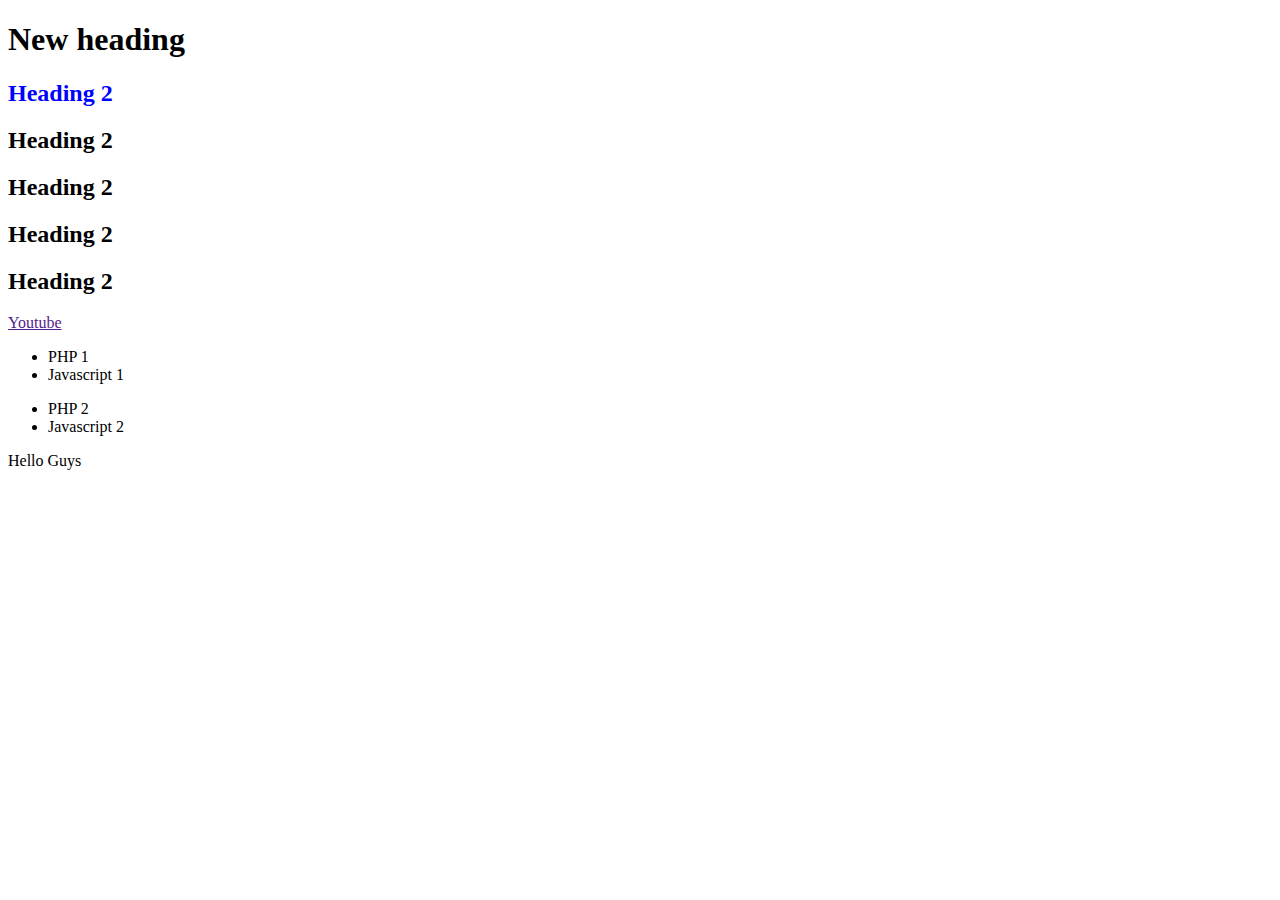
<file: DOM/index.html>
<!DOCTYPE html>
<html lang="en">
<head>
    <meta charset="UTF-8">
    <meta http-equiv="X-UA-Compatible" content="IE=edge">
    <meta name="viewport" content="width=device-width, initial-scale=1.0">
    <title>HTML DOM</title>
</head>
<body>
    <h1 class="heading">HTML DOM</h1>
    <div class="box-1">
        <h2 class="heading-2">Heading 2</h2>
        <h2 class="heading-2">Heading 2</h2>
        <h2 class="heading-2">Heading 2</h2>
        <h2 class="heading-2">Heading 2</h2>
        <h2 class="heading-2">Heading 2</h2>

        <form action="" id="form-1"></form>
        <form action="" id="testForm"></form>
        <a href="" name="youtube">Youtube</a>

        <ul>
            <li>PHP 1</li>
            <li>Javascript 1</li>
        </ul>
    </div>
    <div class="box-2">
        <ul>
            <li>PHP 2</li>
            <li>Javascript 2</li>
        </ul>
    </div>
    <p>Hello Guys</p>
    <!-- <script src="./main.js"></script> -->
    <script src="./mains.js"></script>

</body>
</html>
</file>
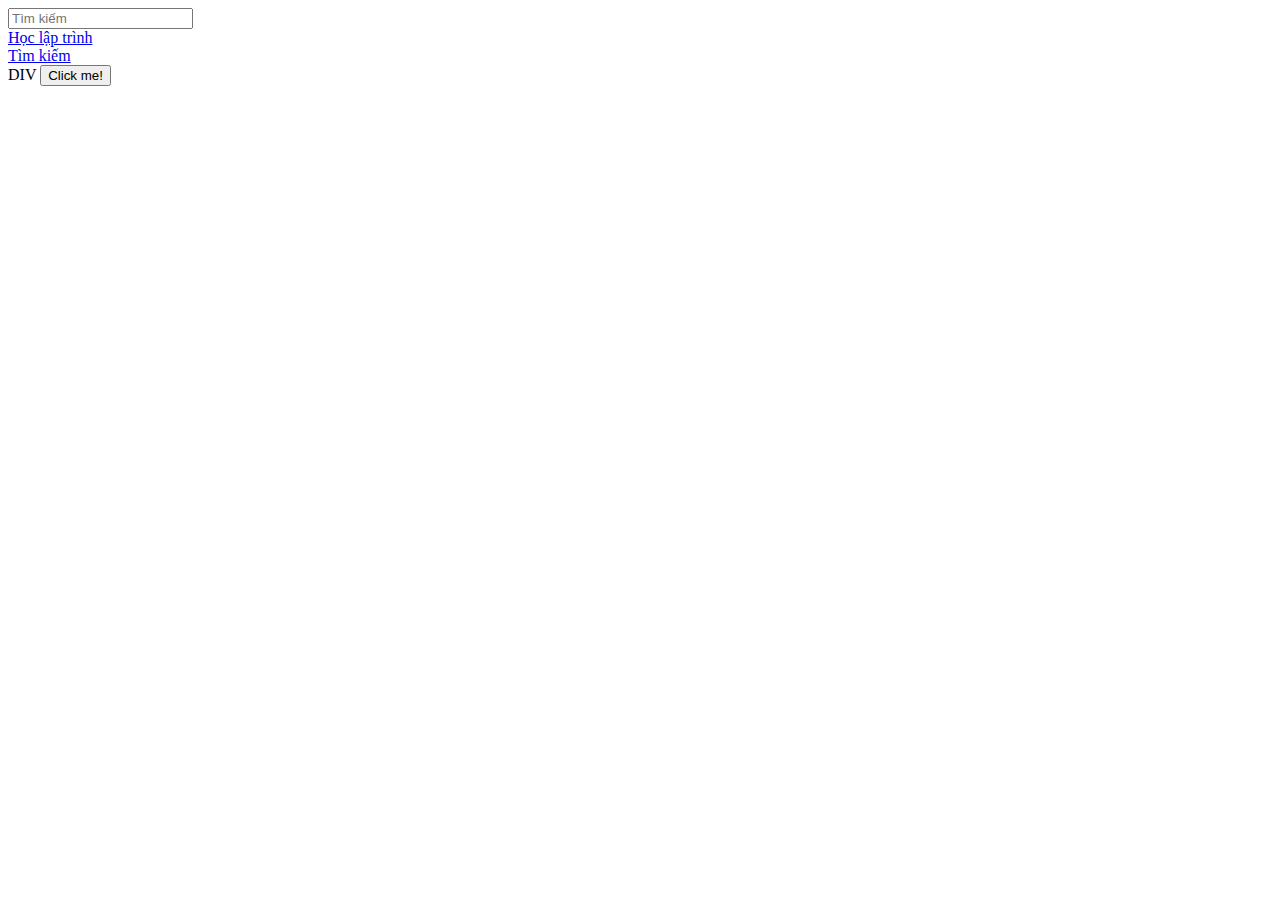
<file: DOMevents/index.html>
<!DOCTYPE html>
<html lang="en">
<head>
    <meta charset="UTF-8">
    <meta http-equiv="X-UA-Compatible" content="IE=edge">
    <meta name="viewport" content="width=device-width, initial-scale=1.0">
    <title>Document</title>
    <style>
        ul{
            display: none;
        }

        input:focus ~ ul{ 
            display: block;
        }
    </style>
</head>
<body>
    <!-- Input / Select | Key down / up -->
    <!-- <h1 onclick="console.log(this)">
        <span>DOM events</span>
    </h1>

    <h2>
        <span>DOM events 1</span>
    </h2>
    
    <h2>
        <span>DOM events 2</span>
    </h2> -->

    <!-- <input type="text">
    <input type="checkbox"> -->

    <!-- <select>
        <option value="value 1">1</option>
        <option value="value 2">2</option>
        <option value="value 3">3</option>
    </select> -->


    <!-- preventDefault -->
    <input placeholder="Tìm kiếm" />
    <ul>
        <li>Javascript</li>
        <li>PHP</li>
        <li>golang</li>
    </ul>

    <br />

    <a href="https://f8.edu.vn">
        Học lập trình
    </a>

    <br />

    <a href="https://google.com.vn">
        Tìm kiếm
    </a>


    <!-- stopPropagation -->
    <div>
        DIV

        <button>Click me!</button>
    </div>
    <script src="./main.js"></script>
</body>
</html>
</file>
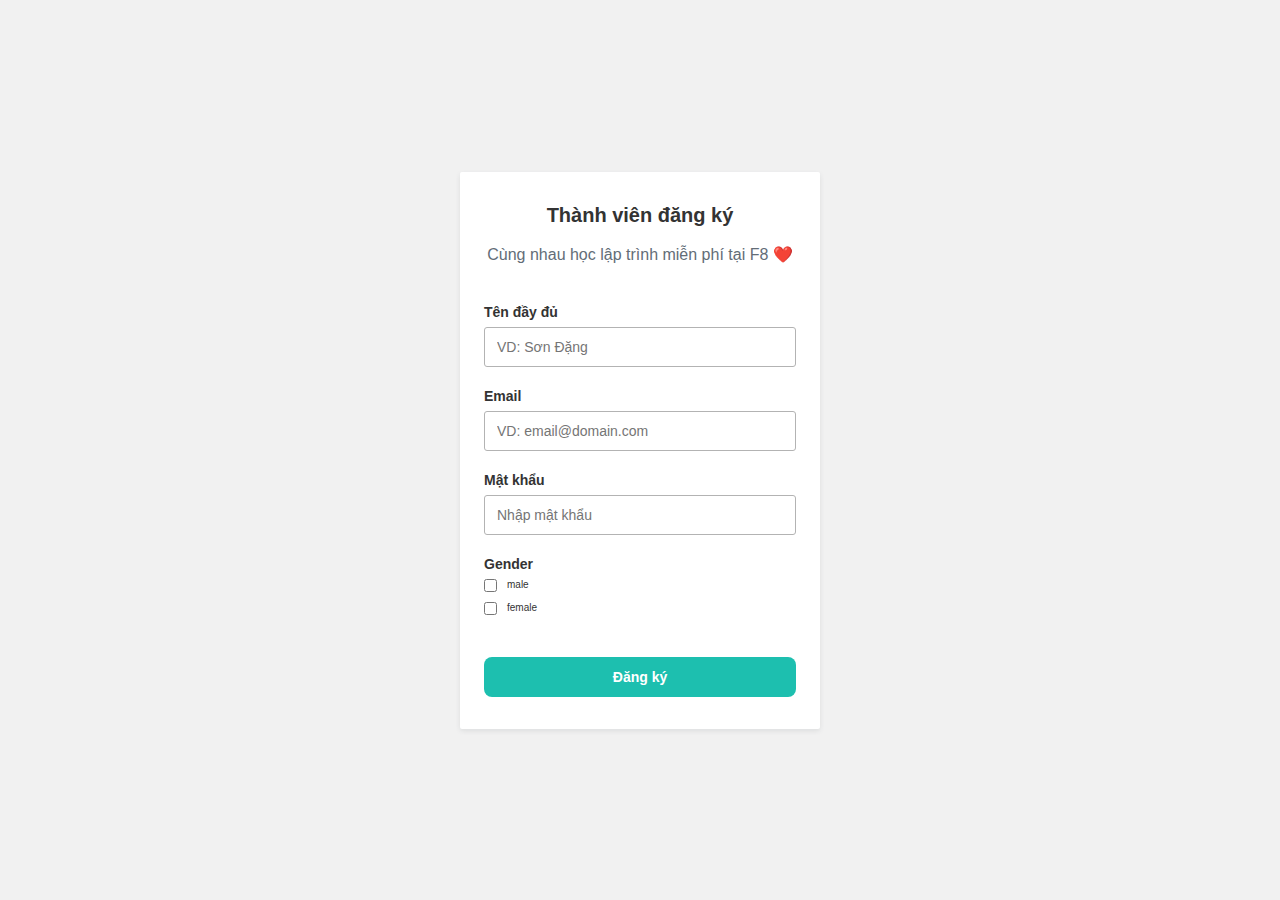
<file: FormValidation-type2/index.html>
<!DOCTYPE html>
<html lang="en">
<head>
    <meta charset="UTF-8">
    <meta name="viewport" content="width=device-width, initial-scale=1.0">
    <title>Form Validation</title>
    <link rel="stylesheet" href="./style.css">
</head>
<body>
    <div class="main">

        <form action="" method="POST" class="form" id="register-form">
          <h3 class="heading">Thành viên đăng ký</h3>
          <p class="desc">Cùng nhau học lập trình miễn phí tại F8 ❤️</p>
      
          <div class="spacer"></div>
      
          <div class="form-group">
            <label for="fullname" class="form-label">Tên đầy đủ</label>
            <input id="fullname" name="fullname" rules="required" type="text" placeholder="VD: Sơn Đặng" class="form-control">
            <span class="form-message"></span>
          </div>
      
          <div class="form-group">
            <label for="email" class="form-label">Email</label>
            <input id="email" name="email" rules="required|email" type="text" placeholder="VD: email@domain.com" class="form-control">
            <span class="form-message"></span>
          </div>
      
          <div class="form-group">
            <label for="password" class="form-label">Mật khẩu</label>
            <input id="password" name="password" rules="required|min:6" type="password" placeholder="Nhập mật khẩu" class="form-control">
            <span class="form-message"></span>
          </div>
          
          <div class="form-group">
            <label for="password_confirmation" class="form-label">Gender</label>
            <div class="form-gender">
              <input class="gender" name="gender" type="checkbox" rules="required" value="male" class="form-control"> 
              male
            </div>
            <div class="form-gender">
              <input class="gender" name="gender" type="checkbox" rules="required" value="female" class="form-control">
              female
            </div>
            <span class="form-message"></span>
          </div>
          <button class="form-submit">Đăng ký</button>
        </form>
      </div>

      <script src="./validator.js"></script>
      <script>
        var form = new Validator('#register-form');

        form.onSubmit = (formData) => {
          console.log(formData);
        }
      </script>
</body>
</html>
</file>
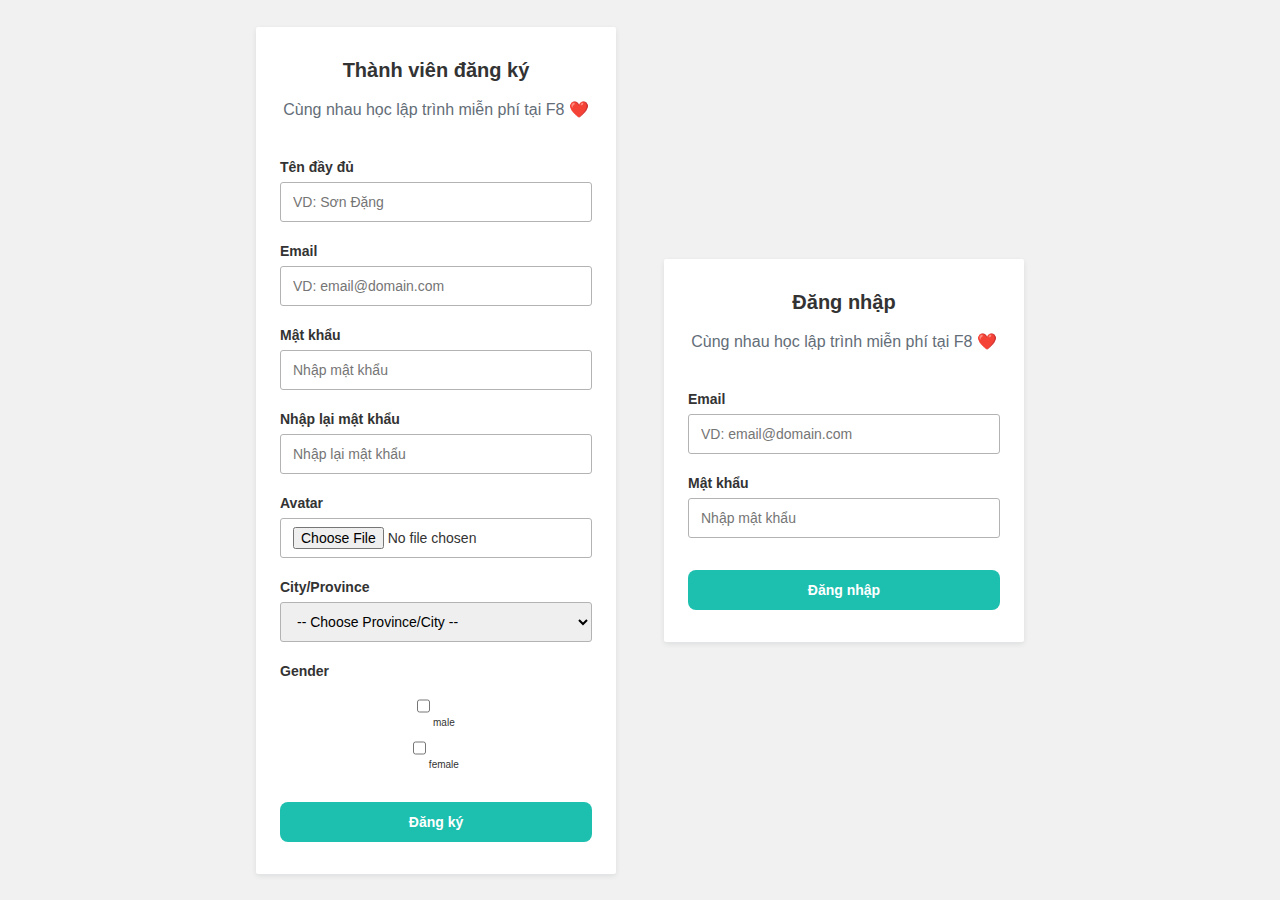
<file: FormValidation/index.html>
<!DOCTYPE html>
<html lang="en">
<head>
    <meta charset="UTF-8">
    <meta name="viewport" content="width=device-width, initial-scale=1.0">
    <title>Form Validation</title>
    <link rel="stylesheet" href="./style.css">
</head>
<body>
    <div class="main">

        <form action="" method="POST" class="form" id="form-1">
          <h3 class="heading">Thành viên đăng ký</h3>
          <p class="desc">Cùng nhau học lập trình miễn phí tại F8 ❤️</p>
      
          <div class="spacer"></div>
      
          <div class="form-group">
            <label for="fullname" class="form-label">Tên đầy đủ</label>
            <input id="fullname" name="fullname" type="text" placeholder="VD: Sơn Đặng" class="form-control">
            <span class="form-message"></span>
          </div>
      
          <div class="form-group">
            <label for="email" class="form-label">Email</label>
            <input id="email" name="email" type="text" placeholder="VD: email@domain.com" class="form-control">
            <span class="form-message"></span>
          </div>
      
          <div class="form-group">
            <label for="password" class="form-label">Mật khẩu</label>
            <input id="password" name="password" type="password" placeholder="Nhập mật khẩu" class="form-control">
            <span class="form-message"></span>
          </div>
      
          <div class="form-group">
            <label for="password_confirmation" class="form-label">Nhập lại mật khẩu</label>
            <input id="password_confirmation" name="password_confirmation" placeholder="Nhập lại mật khẩu" type="password" class="form-control">
            <span class="form-message"></span>
          </div>

          <div class="form-group">
            <label for="avatar" class="form-label">Avatar</label>
            <input id="avatar" name="avatar" type="file" class="form-control">
            <span class="form-message"></span>
          </div>

          <div class="form-group">
            <label for="province" class="form-label">City/Province</label>
            <select id="province" name="province" class="form-control">
              <option value="">-- Choose Province/City --</option>
              <option value="hcm">Ho Chi Minh</option>
              <option value="hp">Hai Phong</option>
            </select>
            <span class="form-message"></span>
          </div>

          <div class="form-group">
            <label for="password_confirmation" class="form-label">Gender</label>
            <div>
              <input name="gender" type="checkbox" value="male" class="form-control"> 
              male
            </div>
            <div>
              <input name="gender" type="checkbox" value="female" class="form-control">
              female
            </div>
            <span class="form-message"></span>
          </div>

          
          <button class="form-submit">Đăng ký</button>
        </form>
        
        <form action="" method="POST" class="form" id="form-2">
          <h3 class="heading">Đăng nhập</h3>
          <p class="desc">Cùng nhau học lập trình miễn phí tại F8 ❤️</p>
      
          <div class="spacer"></div>
      
          <div class="form-group">
            <label for="email" class="form-label">Email</label>
            <input id="email" name="email" type="text" placeholder="VD: email@domain.com" class="form-control">
            <span class="form-message"></span>
          </div>
      
          <div class="form-group">
            <label for="password" class="form-label">Mật khẩu</label>
            <input id="password" name="password" type="password" placeholder="Nhập mật khẩu" class="form-control">
            <span class="form-message"></span>
          </div>
      
          <button class="form-submit">Đăng nhập</button>
        </form>
      </div>

      <script src="./validator.js"></script>
</body>
</html>
</file>
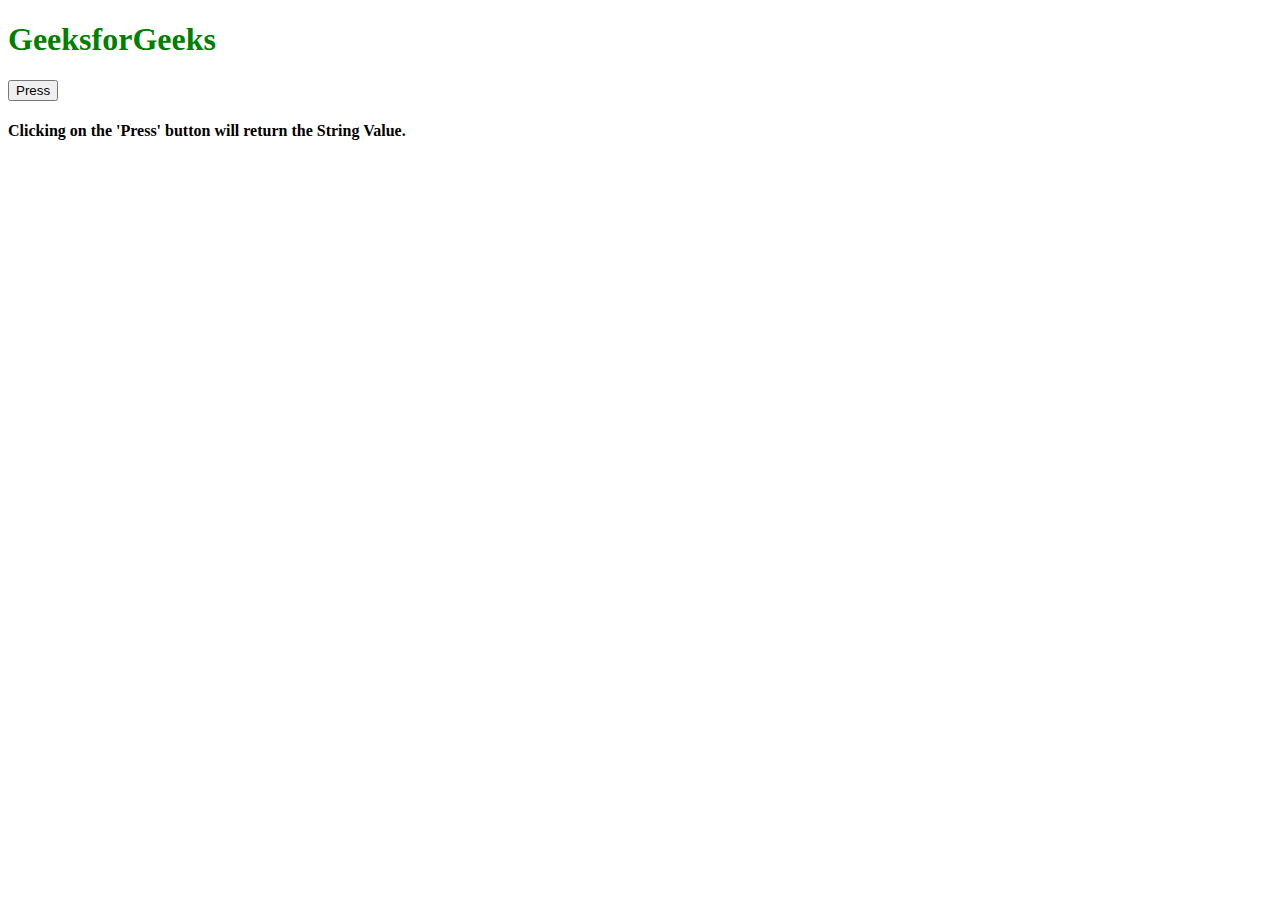
<file: String/index.html>
<!DOCTYPE html>
<html lang="en">
<head>
    <meta charset="UTF-8">
    <meta http-equiv="X-UA-Compatible" content="IE=edge">
    <meta name="viewport" content="width=device-width, initial-scale=1.0">
    <title>Document</title>
</head>
<body>
    <h1 style="color:green;">
        GeeksforGeeks
     </h1>
     <button onclick="geek()">
         Press
     </button>
     <h4>
        Clicking on the 'Press' button will return the
        String Value.
     </h4>
     <p id="gfg"></p>
     <script>
        function geek() {
         
            var y = Date();
            var string = String(y);
         
            document.getElementById("gfg").innerHTML = string;
        }
     </script>
</body>
</html>
</file>
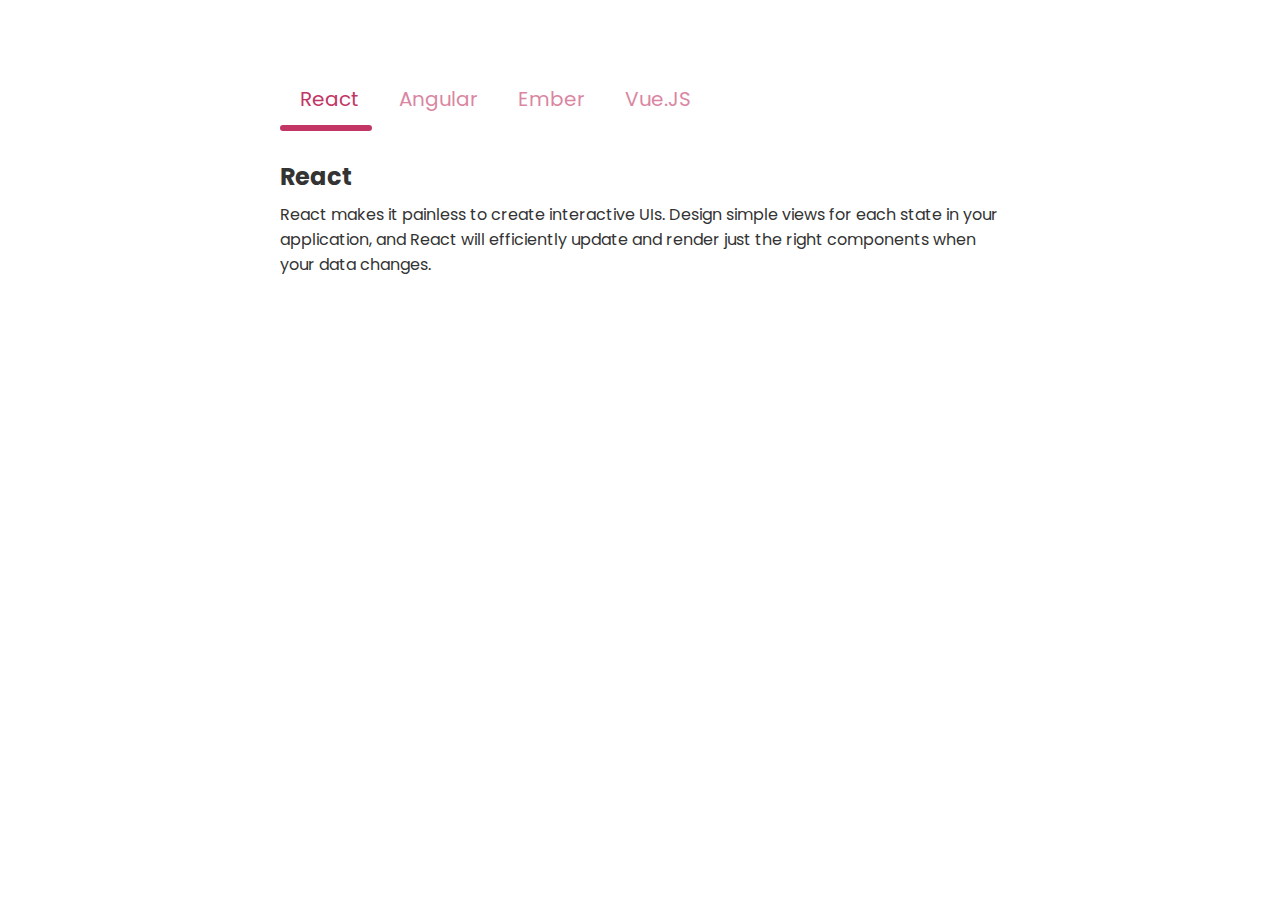
<file: TabsUI/index.html>
<!DOCTYPE html>
<html lang="en">
<head>
    <meta charset="UTF-8">
    <meta http-equiv="X-UA-Compatible" content="IE=edge">
    <meta name="viewport" content="width=device-width, initial-scale=1.0">
    <title>Document</title>
    <link rel="stylesheet" href="./tabUI.css">
    <link rel="preconnect" href="https://fonts.gstatic.com">
    <link rel="stylesheet" href="https://cdnjs.cloudflare.com/ajax/libs/font-awesome/5.15.2/css/all.min.css" integrity="sha512-HK5fgLBL+xu6dm/Ii3z4xhlSUyZgTT9tuc/hSrtw6uzJOvgRr2a9jyxxT1ely+B+xFAmJKVSTbpM/CuL7qxO8w==" crossorigin="anonymous" />
    <link href="https://fonts.googleapis.com/css2?family=Poppins:wght@300;400;500;600&display=swap" rel="stylesheet">

</head>
<body>

<div>
  <!-- Tab items -->
  <div class="tabs">
    <div class="tab-item active">
      <i class="tab-icon fas fa-code"></i>
      React
    </div>
    <div class="tab-item">
      <i class="tab-icon fas fa-cog"></i>
      Angular
    </div>
    <div class="tab-item">
      <i class="tab-icon fas fa-plus-circle"></i>
      Ember
    </div>
    <div class="tab-item">
      <i class="tab-icon fas fa-pen-nib"></i>
      Vue.JS
    </div>
    <div class="line"></div>
  </div>

  <!-- Tab content -->
  <div class="tab-content">
    <div class="tab-pane active">
      <h2>React</h2>
      <p>React makes it painless to create interactive UIs. Design simple views for each state in your application, and React will efficiently update and render just the right components when your data changes.</p>
    </div>
    <div class="tab-pane">
      <h2>Angular</h2>
      <p>Angular is an application design framework and development platform for creating efficient and sophisticated single-page apps.</p>
    </div>
    <div class="tab-pane">
      <h2>Ember</h2>
      <p>Ember.js is a productive, battle-tested JavaScript framework for building modern web applications. It includes everything you need to build rich UIs that work on any device.</p>
    </div>
    <div class="tab-pane">
      <h2>Vue.js</h2>
      <p>Vue (pronounced /vjuː/, like view) is a progressive framework for building user interfaces. Unlike other monolithic frameworks, Vue is designed from the ground up to be incrementally adoptable. </p>
    </div>
  </div>
</div>
<script src="./app.js"></script>
</body>

</html>
</file>
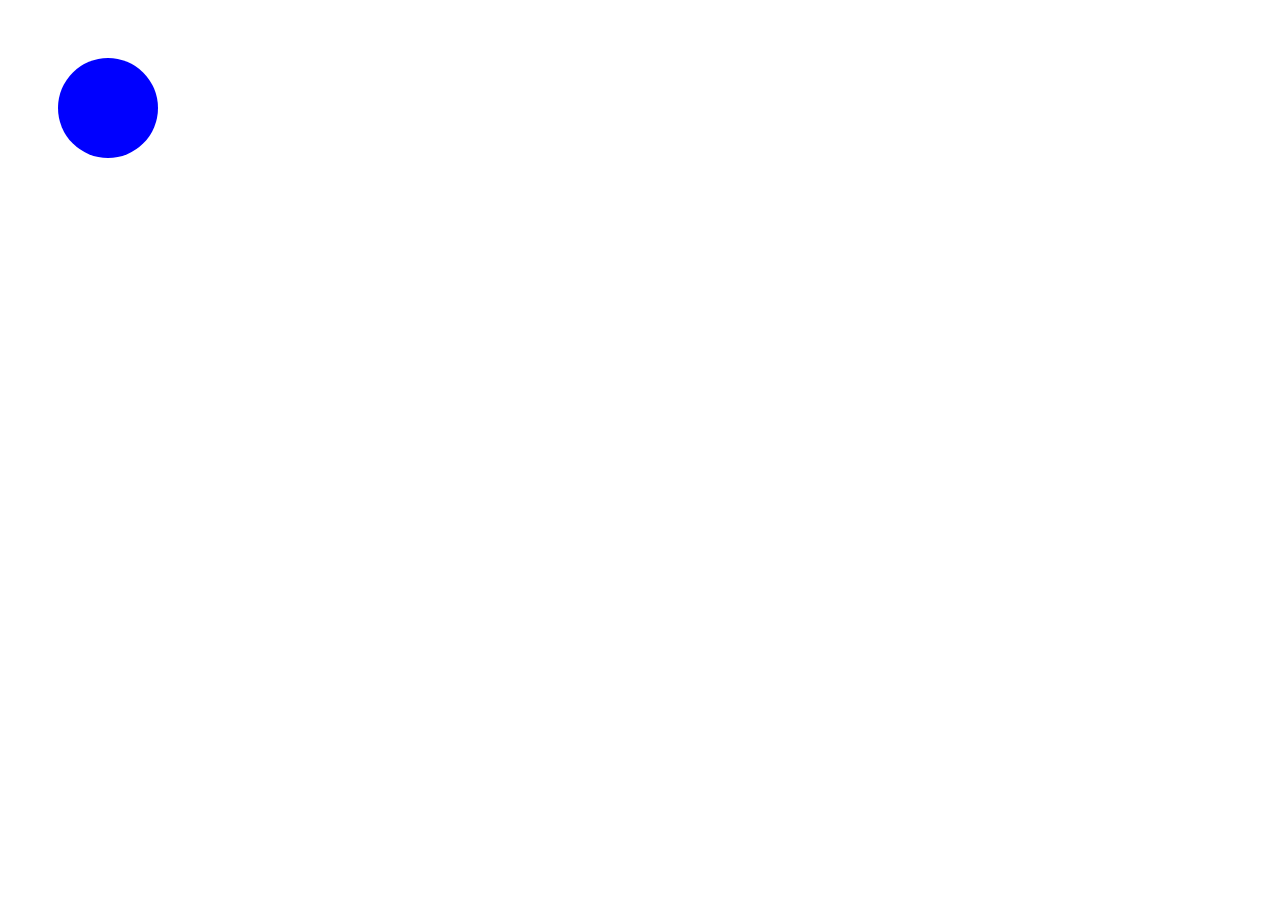
<file: DOM/DOMcss.html>
<!DOCTYPE html>
<html lang="en">
<head>
    <meta charset="UTF-8">
    <meta http-equiv="X-UA-Compatible" content="IE=edge">
    <meta name="viewport" content="width=device-width, initial-scale=1.0">
    <title>DOM CSS</title>
</head>
<body>
    <div class="box"></div>
</body>
<script src="./DOMCSS.js"></script>
</html>
</file>
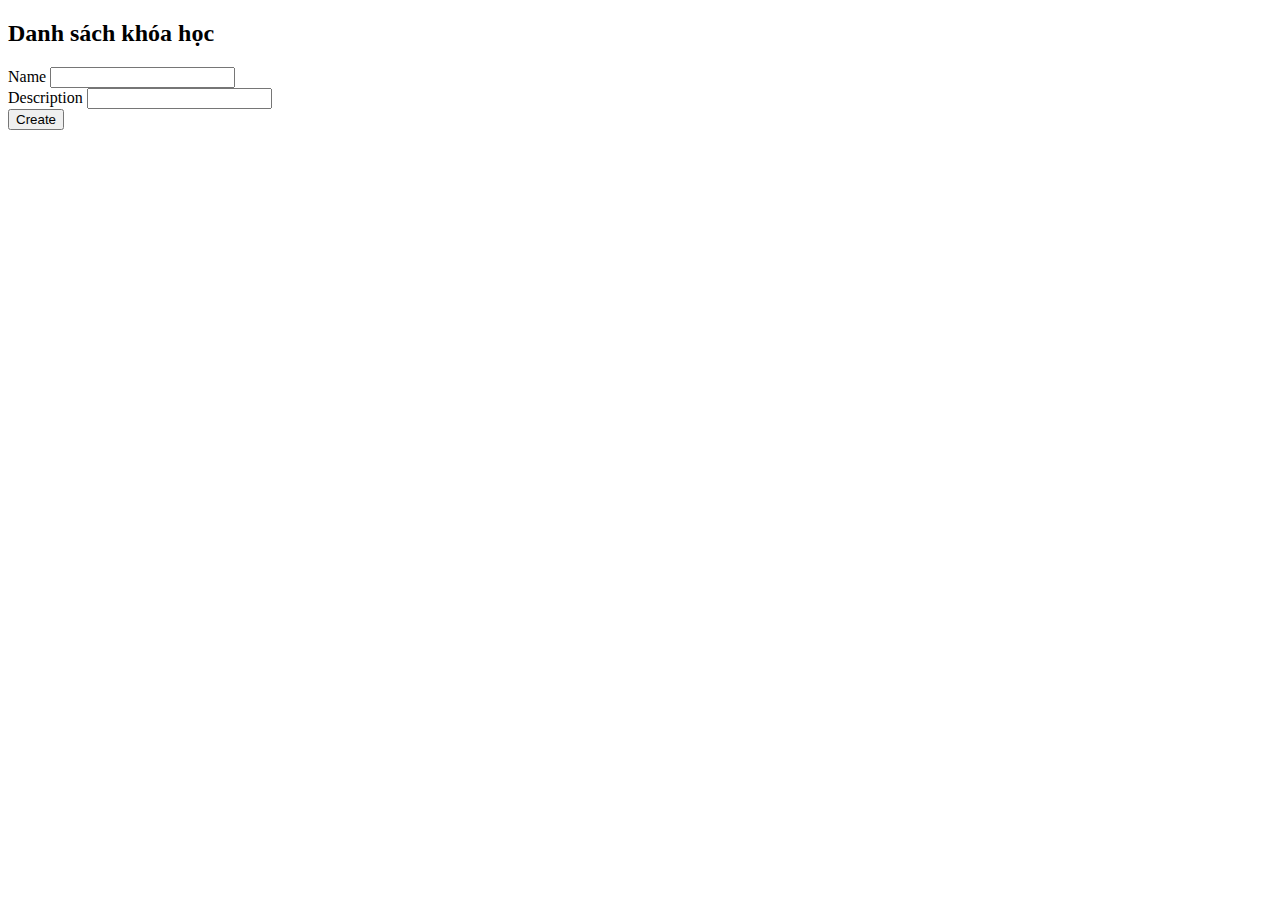
<file: JSON, fetch, Postman/example.html>
<!DOCTYPE html>
<html lang="en">
<head>
    <meta charset="UTF-8">
    <meta http-equiv="X-UA-Compatible" content="IE=edge">
    <meta name="viewport" content="width=device-width, initial-scale=1.0">
    <title>Document</title>
</head>
<body>
    <div>
        <h2>Danh sách khóa học</h2>
        <ul id="list-courses"></ul>
    </div>
    <div>
        <div>
            <label for="">Name</label>
            <input type="text" name="name">
        </div>
        <div>
            <label for="">Description</label>
            <input type="text" name="description">
        </div>
        <div>
            <button id="create">Create</button>
        </div>
    </div>
    <script src="./ex.js"></script>
</body>
</html>
</file>
<file: FormValidation-type2/style.css>
* {
    padding: 0;
    margin: 0;
    box-sizing: border-box;
  }
  html {
    color: #333;
    font-size: 62.5%;
    font-family: "Open Sans", sans-serif;
  }
  .main {
    background: #f1f1f1;
    min-height: 100vh;
    display: flex;
    justify-content: center;
  }
  .form {
    width: 360px;
    min-height: 100px;
    padding: 32px 24px;
    text-align: center;
    background: #fff;
    border-radius: 2px;
    margin: 24px;
    align-self: center;
    box-shadow: 0 2px 5px 0 rgba(51, 62, 73, 0.1);
  }
  .form .heading {
    font-size: 2rem;
  }
  .form .desc {
    text-align: center;
    color: #636d77;
    font-size: 1.6rem;
    font-weight: lighter;
    line-height: 2.4rem;
    margin-top: 16px;
    font-weight: 300;
  }
  
  .form-group {
    display: flex;
    margin-bottom: 16px;
    flex-direction: column;
  }

  
  .form-label,
  .form-message {
    text-align: left;
  }
  
  .form-label {
    font-weight: 700;
    padding-bottom: 6px;
    line-height: 1.8rem;
    font-size: 1.4rem;
  }
  
  .form-control {
    height: 40px;
    padding: 8px 12px;
    border: 1px solid #b3b3b3;
    border-radius: 3px;
    outline: none;
    font-size: 1.4rem;
  }
  
  .form-control:hover {
    border-color: #1dbfaf;
  }
  
  .form-group.invalid .form-control {
    border-color: #f33a58;
  }
  
  .form-group.invalid .form-message {
    color: #f33a58;
  }
  
  .form-message {
    font-size: 1.2rem;
    line-height: 1.6rem;
    padding: 4px 0 0;
  }
  
  .form-submit {
    outline: none;
    background-color: #1dbfaf;
    margin-top: 12px;
    padding: 12px 16px;
    font-weight: 600;
    color: #fff;
    border: none;
    width: 100%;
    font-size: 14px;
    border-radius: 8px;
    cursor: pointer;
  }
  
  .form-submit:hover {
    background-color: #1ac7b6;
  }
  
  .spacer {
    margin-top: 36px;
  }
  
  .form-gender {
    display: flex;
    gap: 10px;
    margin-bottom: 10px;
  }

  .gender {
    display: flex;
  }
</file>
<file: FormValidation/style.css>
* {
    padding: 0;
    margin: 0;
    box-sizing: border-box;
  }
  html {
    color: #333;
    font-size: 62.5%;
    font-family: "Open Sans", sans-serif;
  }
  .main {
    background: #f1f1f1;
    min-height: 100vh;
    display: flex;
    justify-content: center;
  }
  .form {
    width: 360px;
    min-height: 100px;
    padding: 32px 24px;
    text-align: center;
    background: #fff;
    border-radius: 2px;
    margin: 24px;
    align-self: center;
    box-shadow: 0 2px 5px 0 rgba(51, 62, 73, 0.1);
  }
  .form .heading {
    font-size: 2rem;
  }
  .form .desc {
    text-align: center;
    color: #636d77;
    font-size: 1.6rem;
    font-weight: lighter;
    line-height: 2.4rem;
    margin-top: 16px;
    font-weight: 300;
  }
  
  .form-group {
    display: flex;
    margin-bottom: 16px;
    flex-direction: column;
  }

  
  .form-label,
  .form-message {
    text-align: left;
  }
  
  .form-label {
    font-weight: 700;
    padding-bottom: 6px;
    line-height: 1.8rem;
    font-size: 1.4rem;
  }
  
  .form-control {
    height: 40px;
    padding: 8px 12px;
    border: 1px solid #b3b3b3;
    border-radius: 3px;
    outline: none;
    font-size: 1.4rem;
  }
  
  .form-control:hover {
    border-color: #1dbfaf;
  }
  
  .form-group.invalid .form-control {
    border-color: #f33a58;
  }
  
  .form-group.invalid .form-message {
    color: #f33a58;
  }
  
  .form-message {
    font-size: 1.2rem;
    line-height: 1.6rem;
    padding: 4px 0 0;
  }
  
  .form-submit {
    outline: none;
    background-color: #1dbfaf;
    margin-top: 12px;
    padding: 12px 16px;
    font-weight: 600;
    color: #fff;
    border: none;
    width: 100%;
    font-size: 14px;
    border-radius: 8px;
    cursor: pointer;
  }
  
  .form-submit:hover {
    background-color: #1ac7b6;
  }
  
  .spacer {
    margin-top: 36px;
  }
</file>
<file: TabsUI/tabUI.css>
* {
    padding: 0;
    margin: 0;
    box-sizing: border-box;
  }
  body {
    display: flex;
    font-family: "Poppins", sans-serif;
  }
  body > div {
    margin: 5% auto 0;
    max-width: 720px;
  }
  .tabs {
    display: flex;
    position: relative;
  }
  .tabs .line {
    position: absolute;
    left: 0;
    bottom: 0;
    width: 0;
    height: 6px;
    border-radius: 15px;
    background-color: #c23564;
    transition: all 0.2s ease;
  }
  .tab-item {
    min-width: 80px;
    padding: 16px 20px 11px 20px;
    font-size: 20px;
    text-align: center;
    color: #c23564;
    background-color: #fff;
    border-top-left-radius: 5px;
    border-top-right-radius: 5px;
    border-bottom: 5px solid transparent;
    opacity: 0.6;
    cursor: pointer;
    transition: all 0.5s ease;
  }
  .tab-icon {
    font-size: 24px;
    width: 32px;
    position: relative;
    top: 2px;
  }
  .tab-item:hover {
    opacity: 1;
    background-color: rgba(225, 61, 115, 0.05);
    border-color: rgba(222, 14, 83, 0.1);
  }
  .tab-item.active {
    opacity: 1;
  }
  .tab-content {
    padding: 28px 0;
  }
  .tab-pane {
    color: #333;
    display: none;
  }
  .tab-pane.active {
    display: block;
  }
  .tab-pane h2 {
    font-size: 24px;
    margin-bottom: 8px;
  }
</file>
